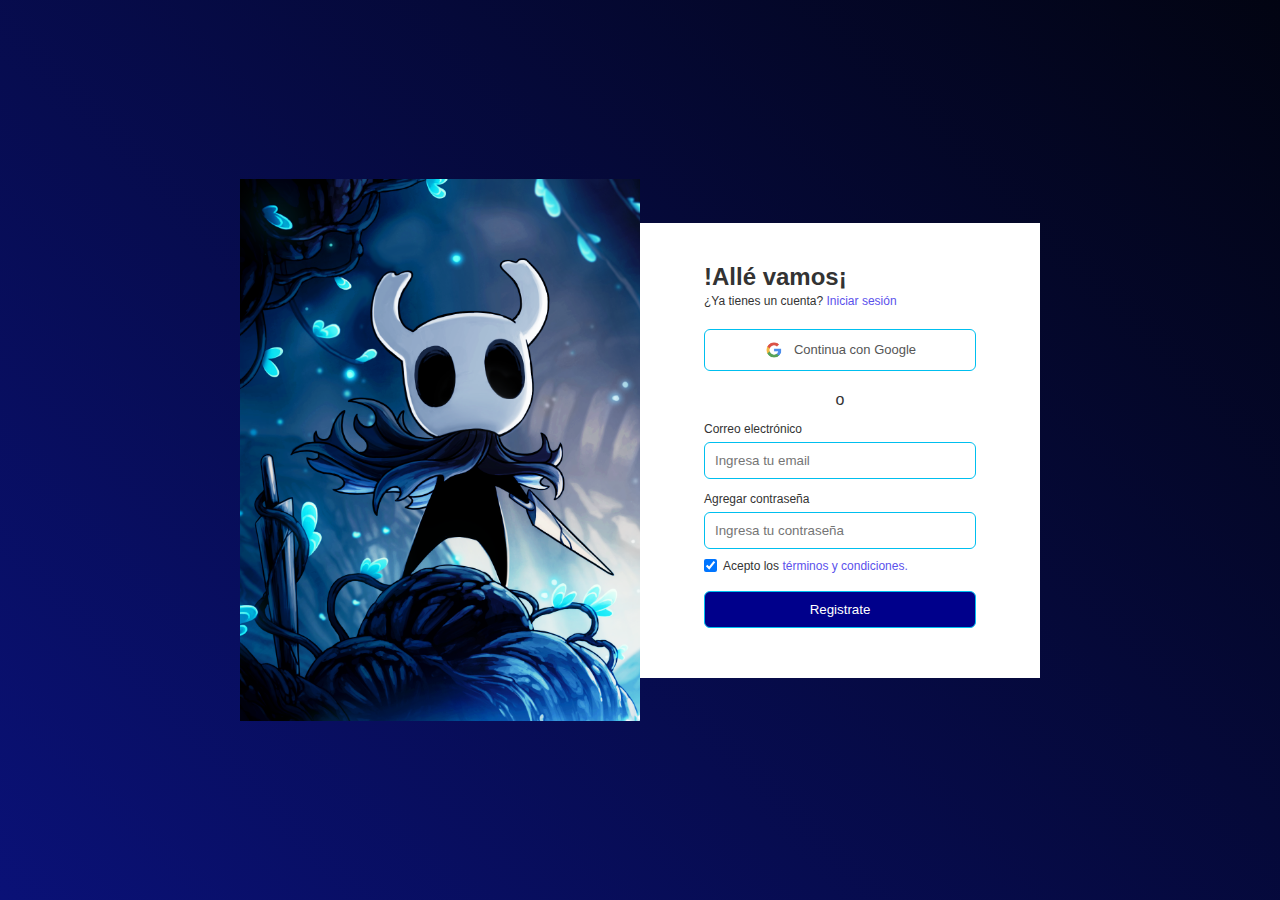
<file: registration.html>
<!DOCTYPE html>
<html>
    <head>
        <meta name="viewport" content="width=device-width, initial-scale=1.0">
        <title>Registration Page - FarmingGamerBits</title>
        <link rel="stylesheet" href="style_registration.css">
    </head>
    <body>
        <div class="container">
            <div class="signup-box">
                <div class="col-1">
                <img src="images/Vassel_Registration.png" alt="">
                </div>
                <div class="col-2">
                    <h2>!Allé vamos¡</h2>    
                    <span>¿Ya tienes un cuenta? <a href="#">Iniciar sesión</a></span> 
                    <a href="" class="google-link">
                        <img src="images/google.png" alt=""> Continua con Google
                    </a>
                    <h4>
                        o
                    </h4>
                    <form>
                        <label>Correo electrónico</label>
                        <input type="email" placeholder="Ingresa tu email" class="input-field">
                        <label>Agregar contraseña</label>
                        <input type="password" placeholder="Ingresa tu contraseña" class="input-field">

                        <div class="row">
                            <input type="checkbox" checked>
                            <span>Acepto los <a href="#">términos y condiciones.</a></span>
                        </div>
                        <button type="submit">Registrate</button>
                    </form>
                </div>
            </div>
        </div>
    </body>
</html>
</file>
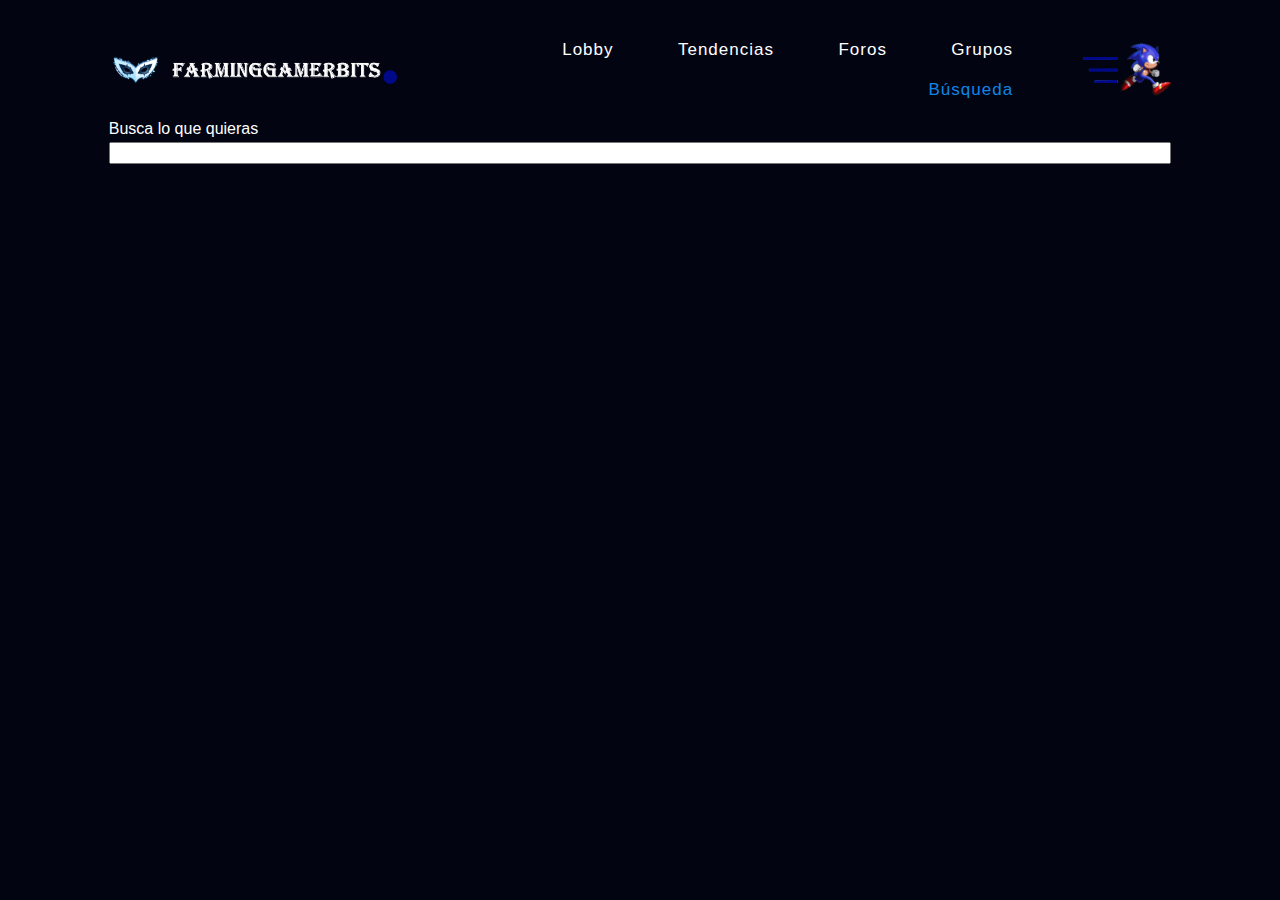
<file: search.html>
<!DOCTYPE html>
<html lang="es">

<head>
    <meta charset="UTF-8">
    <meta name="viewport" content="width=device-width, initial-scale=1.0">
    <meta http-equiv="X-UA-Compatible" content="IE=edge">
    <meta name="viewport" content="width=device-width, initial-scale=1.0">
    <link rel="stylesheet" href="search.css">
    <script src="search.js" defer></script>
    <title>FarmingGamerBits</title>
</head>

<body>
    <div class="header">
        <nav>
            <img src="images/Persona5_logo.png" class="logo-Persona">
            <img src="images/Title.png" class="logo">
            <ul>
                <li><a href="">Lobby</a></li>
                <li><a href="">Tendencias</a></li>
                <li><a href="">Foros</a></li>
                <li><a href="">Grupos</a></li>
                <li><a href="search.html" class="selection">Búsqueda</a></li>
            </ul>
            <img src="images/menu.png" class="menu-icon">
            <img src="images/Sonic_Menu.gif " class="menu-sonic">
        </nav>
        <div class="search-wrapper">
            <label for="search" placeholder="Busca lo que quieras" class="imput-field">Busca lo que quieras</label>
            <input type="search" id="search">
        </div>
        <div>
            <div class="user-cards" data-user-cards-container></div>
                <template data-user-template> 
                    <div class="card">
                        <div class="title" data-title>
                        </div>
                        <div class="author" data-author>
                        </div>
                        <div class="date" data-date>
                        </div>
                        <div class="body" data-body>
                    </div>
                </template>
        </div>
</body>
</file>
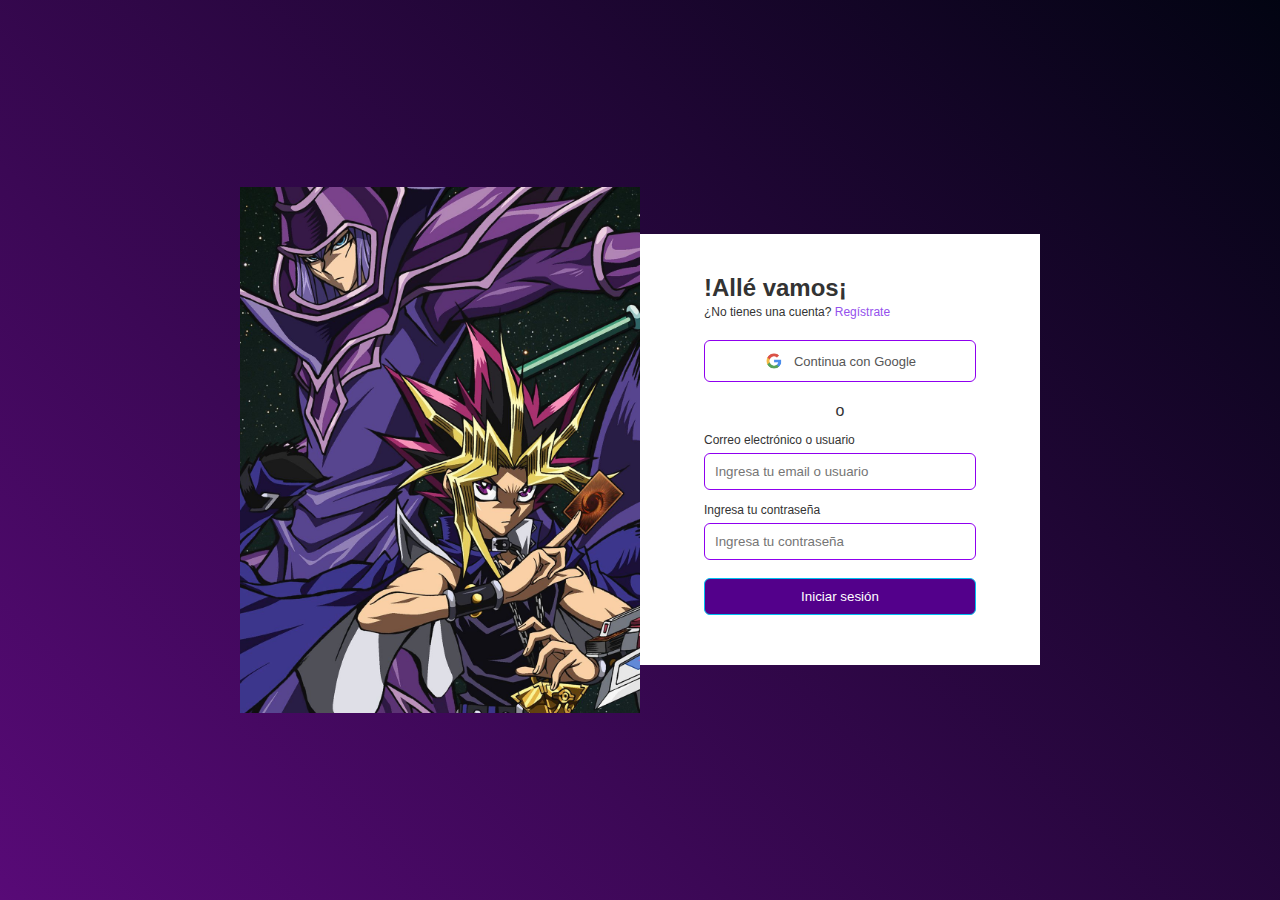
<file: Sign_in.html>
<!DOCTYPE html>
<html>
    <head>
        <meta name="viewport" content="width=device-width, initial-scale=1.0">
        <title>Registration Page - FarmingGamerBits</title>
        <link rel="stylesheet" href="style_SignIn.css">
    </head>
    <body>
        <div class="container">
            <div class="signup-box">
                <div class="col-1">
                <img src="images/Mago_Sign.jpg" alt="">
                </div>
                <div class="col-2">
                    <h2>!Allé vamos¡</h2>    
                    <span>¿No tienes una cuenta? <a href="registration.html">Regístrate</a></span> 
                    <a href="" class="google-link">
                        <img src="images/google.png" alt=""> Continua con Google
                    </a>
                    <h4>
                        o
                    </h4>
                    <form>
                        <label>Correo electrónico o usuario</label>
                        <input type="email" placeholder="Ingresa tu email o usuario" class="input-field">
                        <label>Ingresa tu contraseña</label>
                        <input type="password" placeholder="Ingresa tu contraseña" class="input-field">
                        <button type="submit">Iniciar sesión</button>
                    </form>
                </div>
            </div>
        </div>
    </body>
</html>
</file>
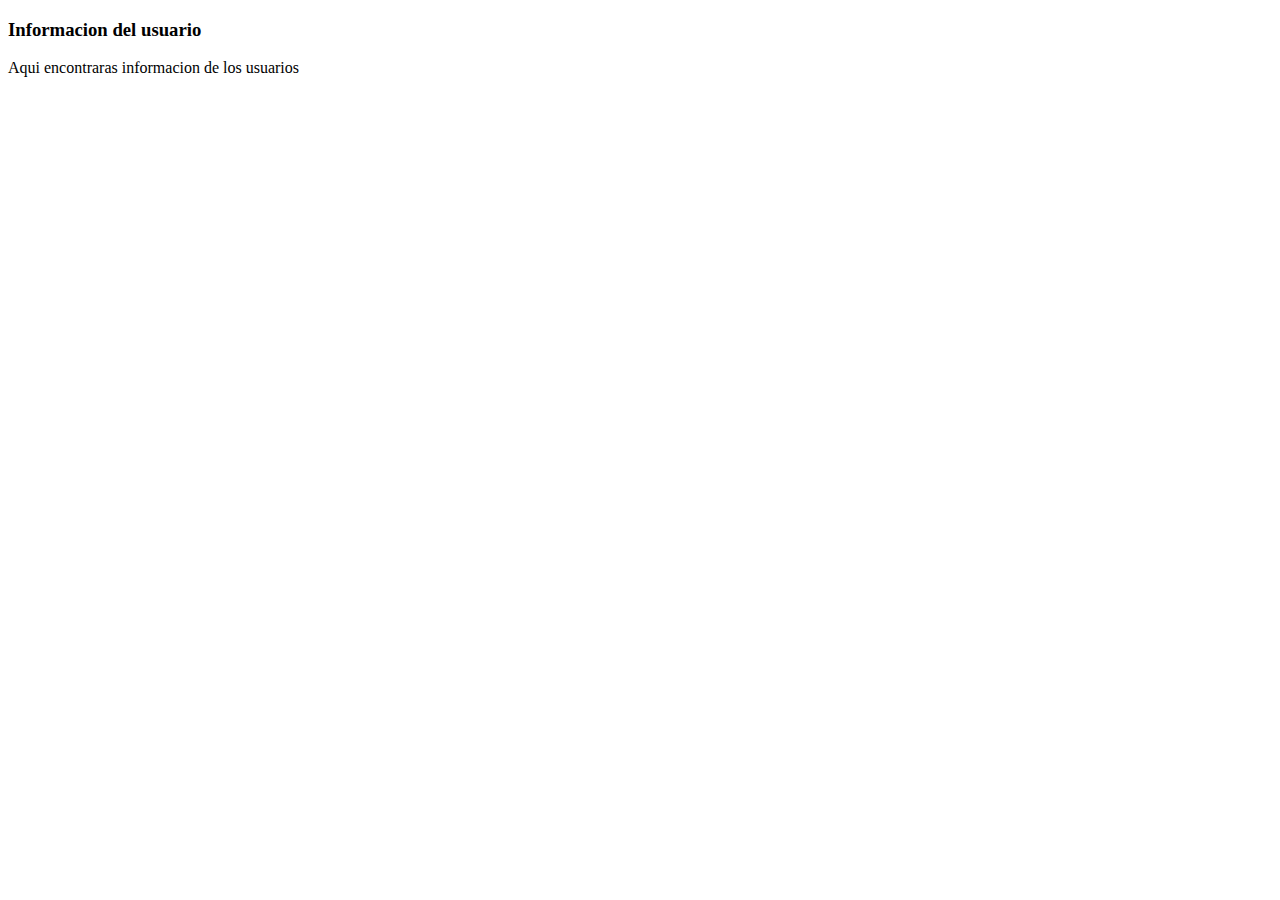
<file: views/user.html>
<!DOCTYPE html>
<html lang="en">
<head>
    <meta charset="UTF-8">
    <meta http-equiv="X-UA-Compatible" content="IE=edge">
    <meta name="viewport" content="width=device-width, initial-scale=1.0">
    <title>Info User</title>
    <script src="/models/user.js"></script>
    <script>
        let listUsers = user.getUsers();
        console.log(listUsers);
    </script>
</head>
<body>
    <h3>Informacion del usuario</h3>
    <p>Aqui encontraras informacion de los usuarios</p>
</body>
</html>
</file>
<file: style_registration.css>
*{
    margin: 0;
    padding: 0;
    box-sizing: border-box;
    font-family: 'poppins', sans-serif;
}

.container{
    width: 100%;
    min-height: 100vh;
    background: linear-gradient(45deg, rgb(10, 17, 119), #020412);
    display: flex;
    align-items: center;
    justify-content: center;
    padding: 5%;
}

.signup-box{
    display: flex;
    align-items: center;
    width: 100%;
    max-width: 800px;
    flex-wrap: wrap;
}

.col-1, .col-2{
    flex-basis: 50%;
    flex-grow: 1;
}

.col-1 img{
    width: 100%;
    display: block;
}

.col-2{
    background: rgb(255, 255, 255);
    padding: 40px 8%;
    color: #333;
    min-width: 250px;
}

.col-2 h2{
    font-weight: 600;
}

.col-2 span{
    font-size: 12px;
}

.col-2 span a{
    text-decoration: none;
    color: #5b51ec;
    font-weight: 500;
}

.google-link{
    display: flex;
    align-items: center;
    justify-content: center;
    padding: 10px;
    border-radius: 6px;
    border: 1px solid #00bfef;
    text-decoration: none;
    color: #555;
    font-size: 13px;
    margin: 20px 0;
}

.google-link img{
    width: 20px;
    margin-right: 10px;
}

.col-2 h4{
    text-align: center;
    font-weight: 400;
    margin-bottom: 10px;
}

.input-field{
    padding: 10px;
    border-radius: 6px;
    border: 1px solid #00bfef;
    outline: none;
    display: block;
    width: 100%;
    margin: 5px 0 10px;
}

form label{
    font-weight: 500;
    font-size: 12px;
}

.row{
    display: flex;
    align-items: center;
}

.row input{
    margin-right: 6px;
}

.col-2 form button{
    padding: 10px;
    border-radius: 6px;
    border: 1px solid #00bfef;
    outline: none;
    display: block;
    width: 100%;
    margin:18px 0 10px;
    background: darkblue;
    color: #fff;
    cursor: pointer;
}
</file>
<file: search.css>
*{
    margin: 0;
    padding: 0;
    box-sizing: border-box;
    font-family: 'poppins', sans-serif;
}

.header{
    width: 100%;
    height: 100vh;
    background: #020412;
    color: #fff;
    padding: 0 8.5%;
    position: relative;
}

nav{
    display: flex;
    width: 100%;
    align-items: center;
    flex-wrap: wrap;
    padding: 30px 0 10px;
}

.logo-Persona{
    size: cover;
    width: 5%;
    height: 5%;
}

.logo{
    size: cover;
    width: 25%;
    height: 25%;
}
.icon{
    width: 120px;
    cursor: pointer;
}

.menu-icon{
    width: 35px;
    cursor: pointer;
}

nav ul{
    flex: 1;
    text-align: right;
    padding-right: 40px;
}

nav ul li{
    display: inline-block;
    list-style: none;
    margin: 10px 30px;
}

nav ul li a{
    color: #fff;
    text-decoration: none;
    letter-spacing: 1px;
    font-size: 17px;
}

nav ul li a:hover{
    color: rgb(25, 25, 216);
}

.menu-sonic{
    size: cover;
    width: 5%;
    height: 5%;
}

.selection{
    color: rgb(15, 134, 231);
}

.div label{
    font-weight: 500;
    font-size: 12px;
}

.input-field{
    padding: 10px;
    border-radius: 6px;
    border: 1px solid #00bfef;
    outline: none;
    display: block;
    width: 100%;
    margin: 5px 0 10px;
}

.search-wrapper{
    display: flex;
    flex-direction: column;
    gap: .25rem;
}

input{
    font-size: 1rem;
}

.user-cards{
    display: grid;
    grid-template-columns: repeat(auto-fill, minmax(150px, 1fr));
    gap: .25rem;
    margin-top: 1rem;
}

.card{
    border: 1px solid rgb(7, 55, 158);
    background-color: rgba(20, 20, 56, 0.205);
    padding: .5rem;
}

.card > .Title{
    font-size: 18px;
    margin-bottom: .25rem;
    color: rgb(184, 207, 255);
}
.card > .Author{
    font-size: 15px;
}
.card > .date{
    font-size: 12px;
}

.card > .body{
    font-size: 15px;
    color: rgb(233, 219, 255);
}

.hide{
    display: none;
}
</file>
<file: style_SignIn.css>
*{
    margin: 0;
    padding: 0;
    box-sizing: border-box;
    font-family: 'poppins', sans-serif;
}

.container{
    width: 100%;
    min-height: 100vh;
    background: linear-gradient(45deg, rgb(88, 10, 119), #020412);
    display: flex;
    align-items: center;
    justify-content: center;
    padding: 5%;
}

.signup-box{
    display: flex;
    align-items: center;
    width: 100%;
    max-width: 800px;
    flex-wrap: wrap;
}

.col-1, .col-2{
    flex-basis: 50%;
    flex-grow: 1;
}

.col-1 img{
    width: 100%;
    display: block;
}

.col-2{
    background: rgb(255, 255, 255);
    padding: 40px 8%;
    color: #333;
    min-width: 250px;
}

.col-2 h2{
    font-weight: 600;
}

.col-2 span{
    font-size: 12px;
}

.col-2 span a{
    text-decoration: none;
    color: #9451ec;
    font-weight: 500;
}

.google-link{
    display: flex;
    align-items: center;
    justify-content: center;
    padding: 10px;
    border-radius: 6px;
    border: 1px solid #8f00ef;
    text-decoration: none;
    color: #555;
    font-size: 13px;
    margin: 20px 0;
}

.google-link img{
    width: 20px;
    margin-right: 10px;
}

.col-2 h4{
    text-align: center;
    font-weight: 400;
    margin-bottom: 10px;
}

.input-field{
    padding: 10px;
    border-radius: 6px;
    border: 1px solid #8f00ef;
    outline: none;
    display: block;
    width: 100%;
    margin: 5px 0 10px;
}

form label{
    font-weight: 500;
    font-size: 12px;
}

.row{
    display: flex;
    align-items: center;
}

.row input{
    margin-right: 6px;
}

.col-2 form button{
    padding: 10px;
    border-radius: 6px;
    border: 1px solid #00bfef;
    outline: none;
    display: block;
    width: 100%;
    margin:18px 0 10px;
    background: rgb(83, 0, 139);
    color: #fff;
    cursor: pointer;
}
</file>
